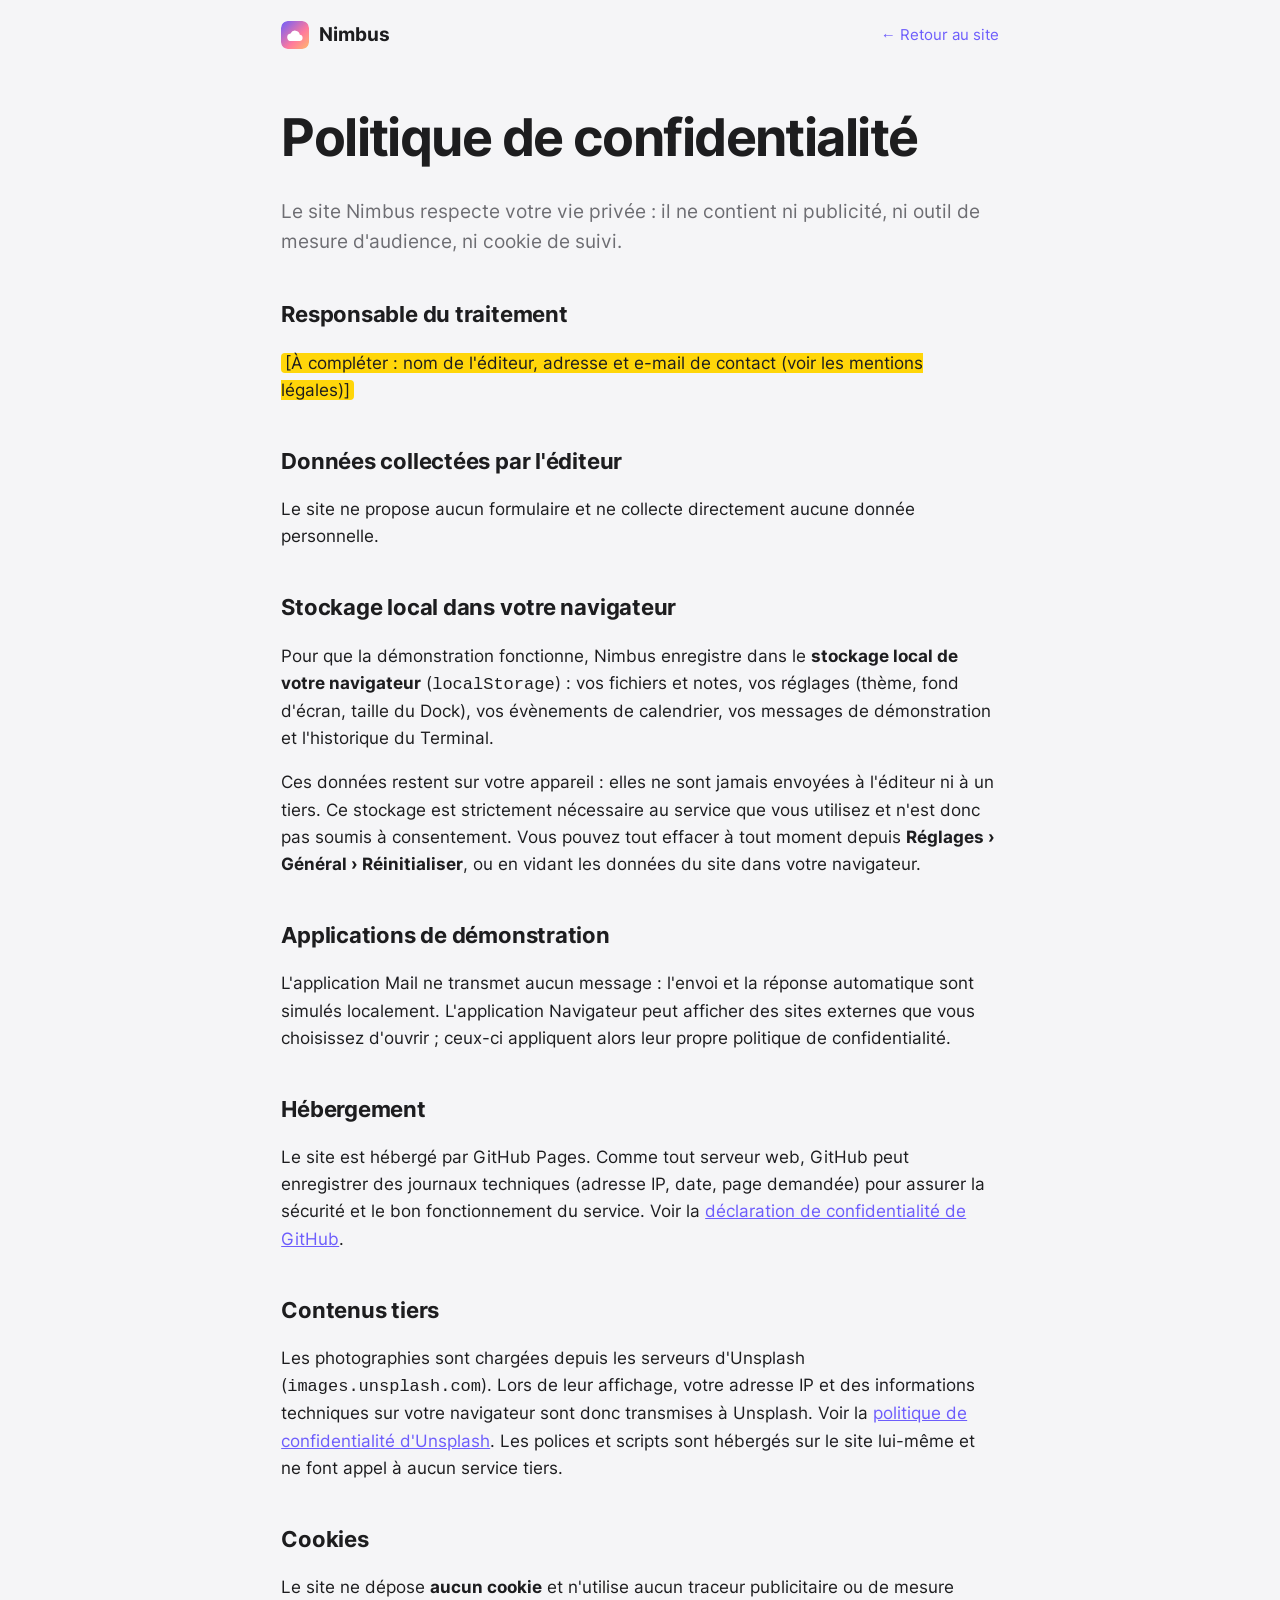
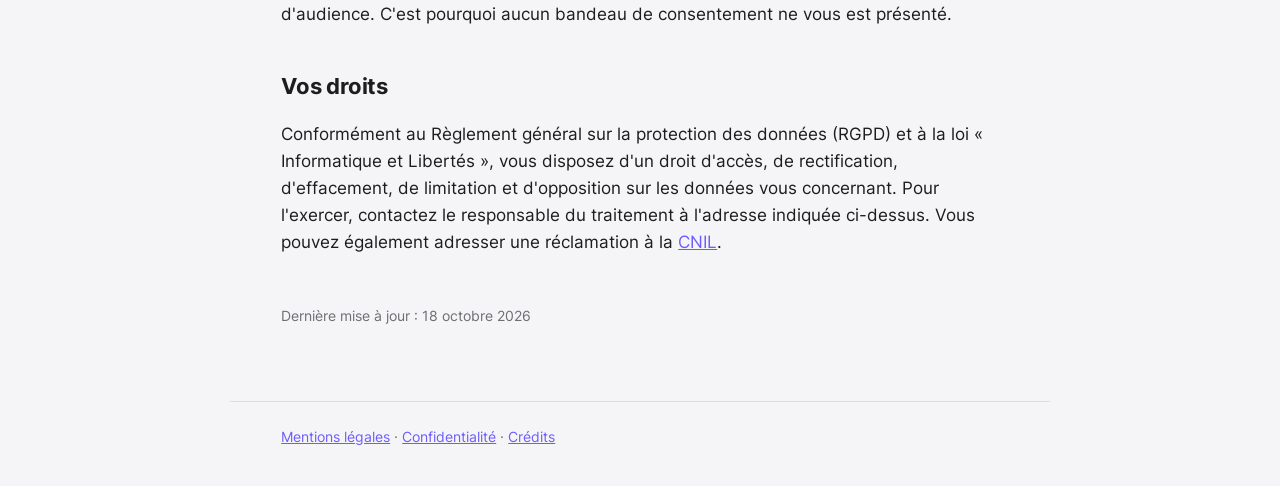
<file: confidentialite.html>
<!doctype html>
<html lang="fr">
<head>
  <meta charset="utf-8" />
  <meta name="viewport" content="width=device-width, initial-scale=1" />
  <title>Politique de confidentialité — Nimbus</title>
  <meta name="description" content="Politique de confidentialité du site Nimbus : aucune donnée collectée, aucun cookie." />
  <link rel="canonical" href="https://julien-sys78.github.io/nimbus/confidentialite.html" />
  <link rel="icon" href="icons/icon.svg" type="image/svg+xml" />
  <link rel="apple-touch-icon" href="icons/icon-180.png" />
  <link rel="stylesheet" href="css/legal.css" />
  <script>if (window.self !== window.top) { document.documentElement.classList.add("in-frame"); document.addEventListener("DOMContentLoaded", () => document.querySelectorAll('a[href^="http"]').forEach((a) => { a.target = "_blank"; a.rel = "noopener"; })); }</script>
</head>
<body>
  <a class="skip" href="#contenu">Aller au contenu</a>
  <header class="top"><a href="./" class="brand"><img src="icons/icon.svg" alt="" width="28" height="28" /> Nimbus</a><a href="./" class="back">← Retour au site</a></header>
  <main id="contenu" class="doc">
    <h1>Politique de confidentialité</h1>
    <p class="lead">Le site Nimbus respecte votre vie privée : il ne contient ni publicité, ni outil de mesure d'audience, ni cookie de suivi.</p>
    <h2>Responsable du traitement</h2>
    <p><mark class="todo">[À compléter : nom de l'éditeur, adresse et e-mail de contact (voir les mentions légales)]</mark></p>
    <h2>Données collectées par l'éditeur</h2>
    <p>Le site ne propose aucun formulaire et ne collecte directement aucune donnée personnelle. </p>
    <h2>Stockage local dans votre navigateur</h2>
    <p>Pour que la démonstration fonctionne, Nimbus enregistre dans le <strong>stockage local de votre navigateur</strong> (<code>localStorage</code>) : vos fichiers et notes, vos réglages (thème, fond d'écran, taille du Dock), vos évènements de calendrier, vos messages de démonstration et l'historique du Terminal.</p>
    <p>Ces données restent sur votre appareil : elles ne sont jamais envoyées à l'éditeur ni à un tiers. Ce stockage est strictement nécessaire au service que vous utilisez et n'est donc pas soumis à consentement. Vous pouvez tout effacer à tout moment depuis <strong>Réglages › Général › Réinitialiser</strong>, ou en vidant les données du site dans votre navigateur.</p>
    <h2>Applications de démonstration</h2>
    <p>L'application Mail ne transmet aucun message : l'envoi et la réponse automatique sont simulés localement. L'application Navigateur peut afficher des sites externes que vous choisissez d'ouvrir ; ceux-ci appliquent alors leur propre politique de confidentialité.</p>
    <h2>Hébergement</h2>
    <p>Le site est hébergé par GitHub Pages. Comme tout serveur web, GitHub peut enregistrer des journaux techniques (adresse IP, date, page demandée) pour assurer la sécurité et le bon fonctionnement du service. Voir la <a href="https://docs.github.com/fr/site-policy/privacy-policies/github-general-privacy-statement">déclaration de confidentialité de GitHub</a>.</p>
    <h2>Contenus tiers</h2>
    <p>Les photographies sont chargées depuis les serveurs d'Unsplash (<code>images.unsplash.com</code>). Lors de leur affichage, votre adresse IP et des informations techniques sur votre navigateur sont donc transmises à Unsplash. Voir la <a href="https://unsplash.com/privacy">politique de confidentialité d'Unsplash</a>. Les polices et scripts sont hébergés sur le site lui-même et ne font appel à aucun service tiers.</p>
    <h2 id="cookies">Cookies</h2>
    <p>Le site ne dépose <strong>aucun cookie</strong> et n'utilise aucun traceur publicitaire ou de mesure d'audience. C'est pourquoi aucun bandeau de consentement ne vous est présenté.</p>
    <h2>Vos droits</h2>
    <p>Conformément au Règlement général sur la protection des données (RGPD) et à la loi « Informatique et Libertés », vous disposez d'un droit d'accès, de rectification, d'effacement, de limitation et d'opposition sur les données vous concernant. Pour l'exercer, contactez le responsable du traitement à l'adresse indiquée ci-dessus. Vous pouvez également adresser une réclamation à la <a href="https://www.cnil.fr/fr/plaintes">CNIL</a>.</p>

    <p class="updated">Dernière mise à jour : 18 octobre 2026</p>
  </main>
  <footer class="foot"><a href="mentions-legales.html">Mentions légales</a> · <a href="confidentialite.html">Confidentialité</a> · <a href="credits.html">Crédits</a></footer>
</body>
</html>
</file>
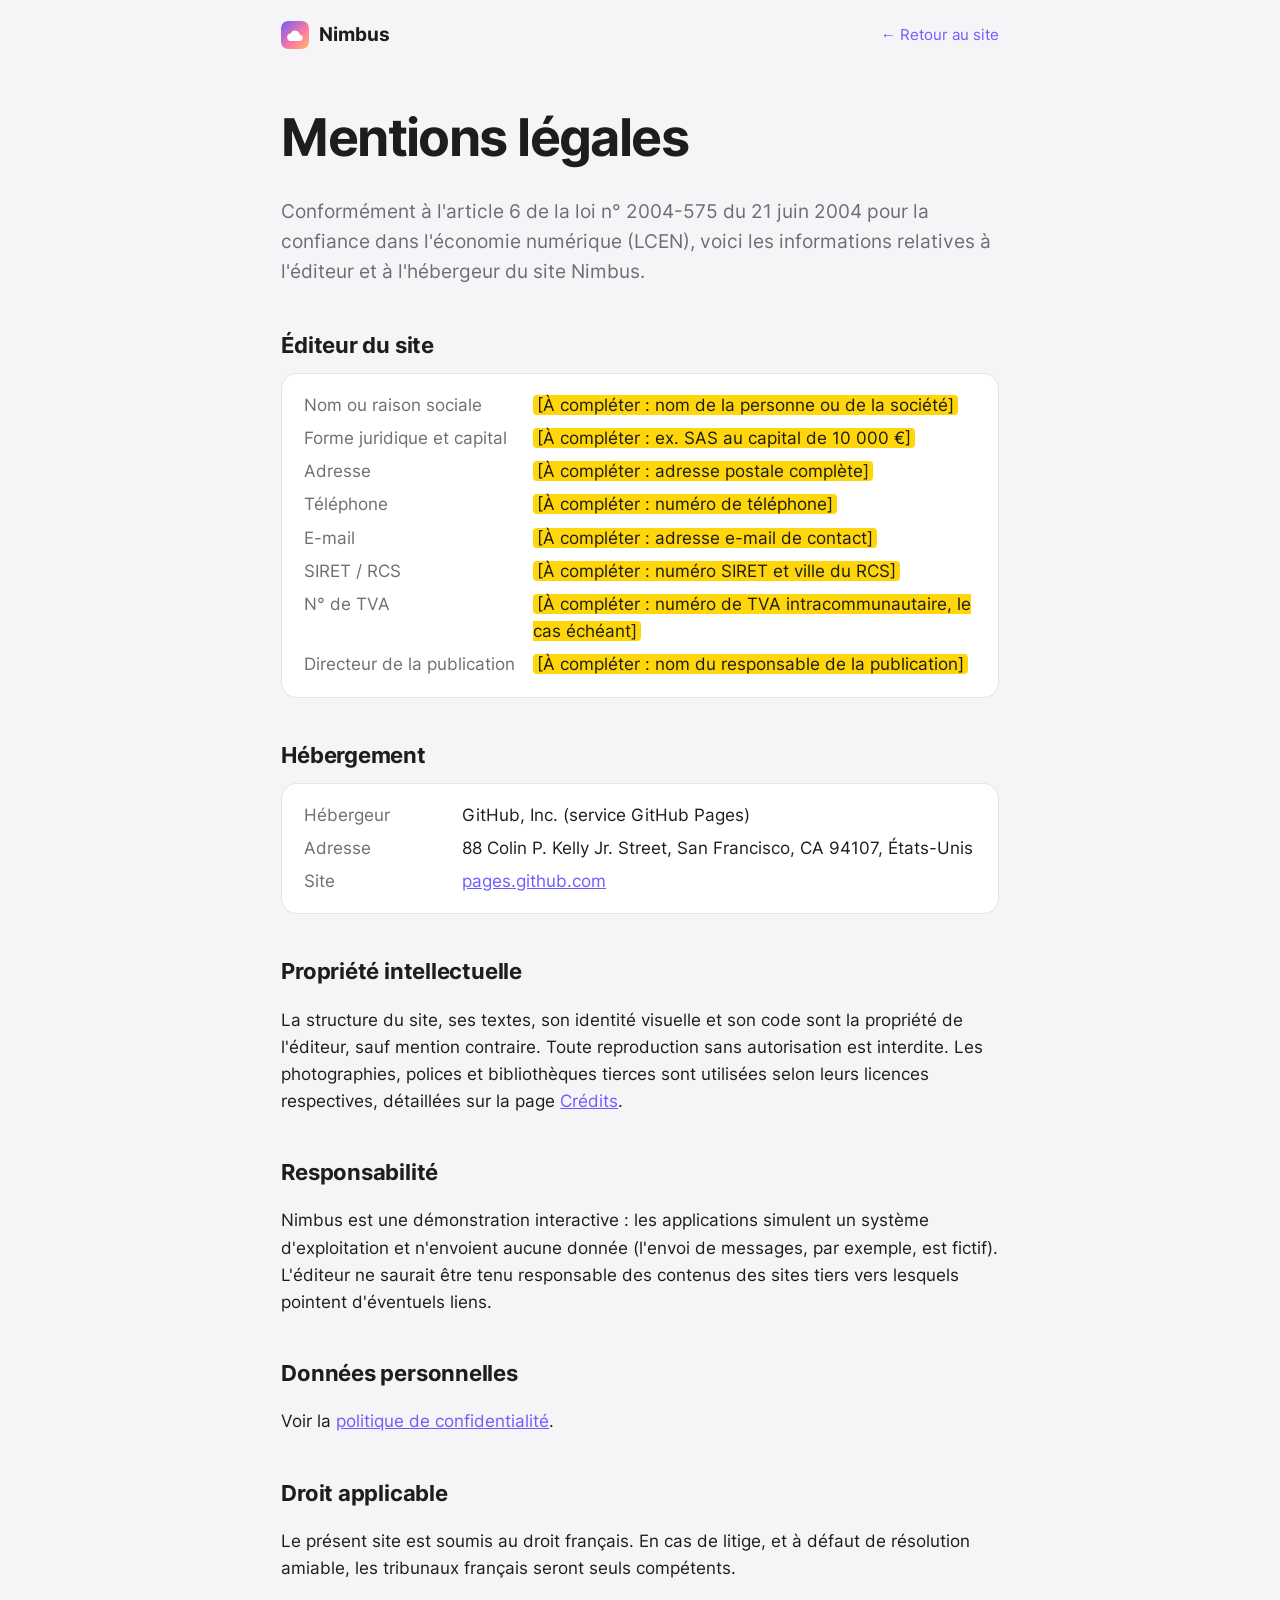
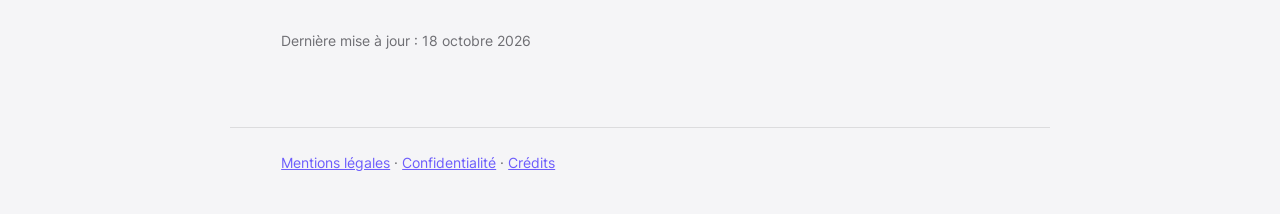
<file: mentions-legales.html>
<!doctype html>
<html lang="fr">
<head>
  <meta charset="utf-8" />
  <meta name="viewport" content="width=device-width, initial-scale=1" />
  <title>Mentions légales — Nimbus</title>
  <meta name="description" content="Mentions légales du site Nimbus : éditeur, hébergeur et propriété intellectuelle." />
  <link rel="canonical" href="https://julien-sys78.github.io/nimbus/mentions-legales.html" />
  <link rel="icon" href="icons/icon.svg" type="image/svg+xml" />
  <link rel="apple-touch-icon" href="icons/icon-180.png" />
  <link rel="stylesheet" href="css/legal.css" />
  <script>if (window.self !== window.top) { document.documentElement.classList.add("in-frame"); document.addEventListener("DOMContentLoaded", () => document.querySelectorAll('a[href^="http"]').forEach((a) => { a.target = "_blank"; a.rel = "noopener"; })); }</script>
</head>
<body>
  <a class="skip" href="#contenu">Aller au contenu</a>
  <header class="top"><a href="./" class="brand"><img src="icons/icon.svg" alt="" width="28" height="28" /> Nimbus</a><a href="./" class="back">← Retour au site</a></header>
  <main id="contenu" class="doc">
    <h1>Mentions légales</h1>
    <p class="lead">Conformément à l'article 6 de la loi n° 2004-575 du 21 juin 2004 pour la confiance dans l'économie numérique (LCEN), voici les informations relatives à l'éditeur et à l'hébergeur du site Nimbus.</p>
    <h2>Éditeur du site</h2>
    <div class="card"><dl>
      <dt>Nom ou raison sociale</dt><dd><mark class="todo">[À compléter : nom de la personne ou de la société]</mark></dd>
      <dt>Forme juridique et capital</dt><dd><mark class="todo">[À compléter : ex. SAS au capital de 10 000 €]</mark></dd>
      <dt>Adresse</dt><dd><mark class="todo">[À compléter : adresse postale complète]</mark></dd>
      <dt>Téléphone</dt><dd><mark class="todo">[À compléter : numéro de téléphone]</mark></dd>
      <dt>E-mail</dt><dd><mark class="todo">[À compléter : adresse e-mail de contact]</mark></dd>
      <dt>SIRET / RCS</dt><dd><mark class="todo">[À compléter : numéro SIRET et ville du RCS]</mark></dd>
      <dt>N° de TVA</dt><dd><mark class="todo">[À compléter : numéro de TVA intracommunautaire, le cas échéant]</mark></dd>
      <dt>Directeur de la publication</dt><dd><mark class="todo">[À compléter : nom du responsable de la publication]</mark></dd>
    </dl></div>
    <h2>Hébergement</h2>
    <div class="card"><dl>
      <dt>Hébergeur</dt><dd>GitHub, Inc. (service GitHub Pages)</dd>
      <dt>Adresse</dt><dd>88 Colin P. Kelly Jr. Street, San Francisco, CA 94107, États-Unis</dd>
      <dt>Site</dt><dd><a href="https://pages.github.com/">pages.github.com</a></dd>
    </dl></div>
    <h2>Propriété intellectuelle</h2>
    <p>La structure du site, ses textes, son identité visuelle et son code sont la propriété de l'éditeur, sauf mention contraire. Toute reproduction sans autorisation est interdite. Les photographies, polices et bibliothèques tierces sont utilisées selon leurs licences respectives, détaillées sur la page <a href="credits.html">Crédits</a>.</p>
    <h2>Responsabilité</h2>
    <p>Nimbus est une démonstration interactive : les applications simulent un système d'exploitation et n'envoient aucune donnée (l'envoi de messages, par exemple, est fictif). L'éditeur ne saurait être tenu responsable des contenus des sites tiers vers lesquels pointent d'éventuels liens.</p>
    <h2>Données personnelles</h2>
    <p>Voir la <a href="confidentialite.html">politique de confidentialité</a>.</p>
    <h2>Droit applicable</h2>
    <p>Le présent site est soumis au droit français. En cas de litige, et à défaut de résolution amiable, les tribunaux français seront seuls compétents.</p>

    <p class="updated">Dernière mise à jour : 18 octobre 2026</p>
  </main>
  <footer class="foot"><a href="mentions-legales.html">Mentions légales</a> · <a href="confidentialite.html">Confidentialité</a> · <a href="credits.html">Crédits</a></footer>
</body>
</html>
</file>
<file: css/legal.css>
:root {
  color-scheme: light dark;
  --accent: #6d5dfc;
  --bg: #f5f5f7;
  --fg: #1d1d1f;
  --muted: #6e6e73;
  --card: #ffffff;
  --line: rgba(0,0,0,.1);
}
@media (prefers-color-scheme: dark) {
  :root { --accent: #a99bff; --bg: #111113; --fg: #f5f5f7; --muted: #a1a1a6; --card: #1c1c1f; --line: rgba(255,255,255,.12); }
}
@font-face { font-family: "Inter"; src: url("../fonts/inter-var.woff2") format("woff2"); font-weight: 100 900; font-display: swap; }
* { box-sizing: border-box; }
body { margin: 0; background: var(--bg); color: var(--fg); font: 17px/1.6 -apple-system, BlinkMacSystemFont, "Inter", "Segoe UI", Roboto, sans-serif; -webkit-font-smoothing: antialiased; }
a { color: var(--accent); }
:focus-visible { outline: 2px solid var(--accent); outline-offset: 3px; border-radius: 4px; }
.skip { position: absolute; left: 8px; top: -60px; padding: 8px 14px; border-radius: 8px; background: var(--accent); color: #fff; }
.skip:focus { top: 8px; }
.top { display: flex; justify-content: space-between; align-items: center; max-width: 820px; margin: 0 auto; padding: 20px max(20px, 4vw); }
.brand { display: flex; align-items: center; gap: 10px; color: var(--fg); font-weight: 700; font-size: 19px; text-decoration: none; }
.brand img { border-radius: 7px; }
.back { font-size: 15px; text-decoration: none; }
.doc { max-width: 820px; margin: 0 auto; padding: 20px max(20px, 4vw) 60px; }
h1 { font-size: clamp(34px, 6vw, 52px); line-height: 1.08; letter-spacing: -0.03em; margin: 20px 0 30px; }
h2 { font-size: 22px; letter-spacing: -0.01em; margin: 40px 0 10px; }
p, li { color: var(--fg); }
.lead { font-size: 19px; color: var(--muted); }
.card { background: var(--card); border: 1px solid var(--line); border-radius: 16px; padding: 18px 22px; }
dl { display: grid; grid-template-columns: minmax(140px, max-content) 1fr; gap: 6px 18px; margin: 0; }
dt { color: var(--muted); }
dd { margin: 0; }
mark.todo { background: #ffd60a; color: #1d1d1f; padding: 0 4px; border-radius: 4px; }
.photos { list-style: none; padding: 0; display: grid; grid-template-columns: repeat(auto-fill, minmax(220px, 1fr)); gap: 14px; }
.photos li { background: var(--card); border: 1px solid var(--line); border-radius: 12px; overflow: hidden; font-size: 14px; }
.photos img { display: block; width: 100%; height: auto; aspect-ratio: 3 / 2; object-fit: cover; }
.photos span { display: block; padding: 8px 12px; }
.updated { margin-top: 48px; color: var(--muted); font-size: 14px; }
.foot { max-width: 820px; margin: 0 auto; padding: 24px max(20px, 4vw) 40px; border-top: 1px solid var(--line); color: var(--muted); font-size: 14px; }
@media (max-width: 560px) { dl { grid-template-columns: 1fr; } dt { margin-top: 8px; } }

/* Affichée dans le Navigateur de Nimbus : on masque les liens qui rechargeraient le bureau */
.in-frame .back { display: none; }
.in-frame .brand { pointer-events: none; }
</file>
